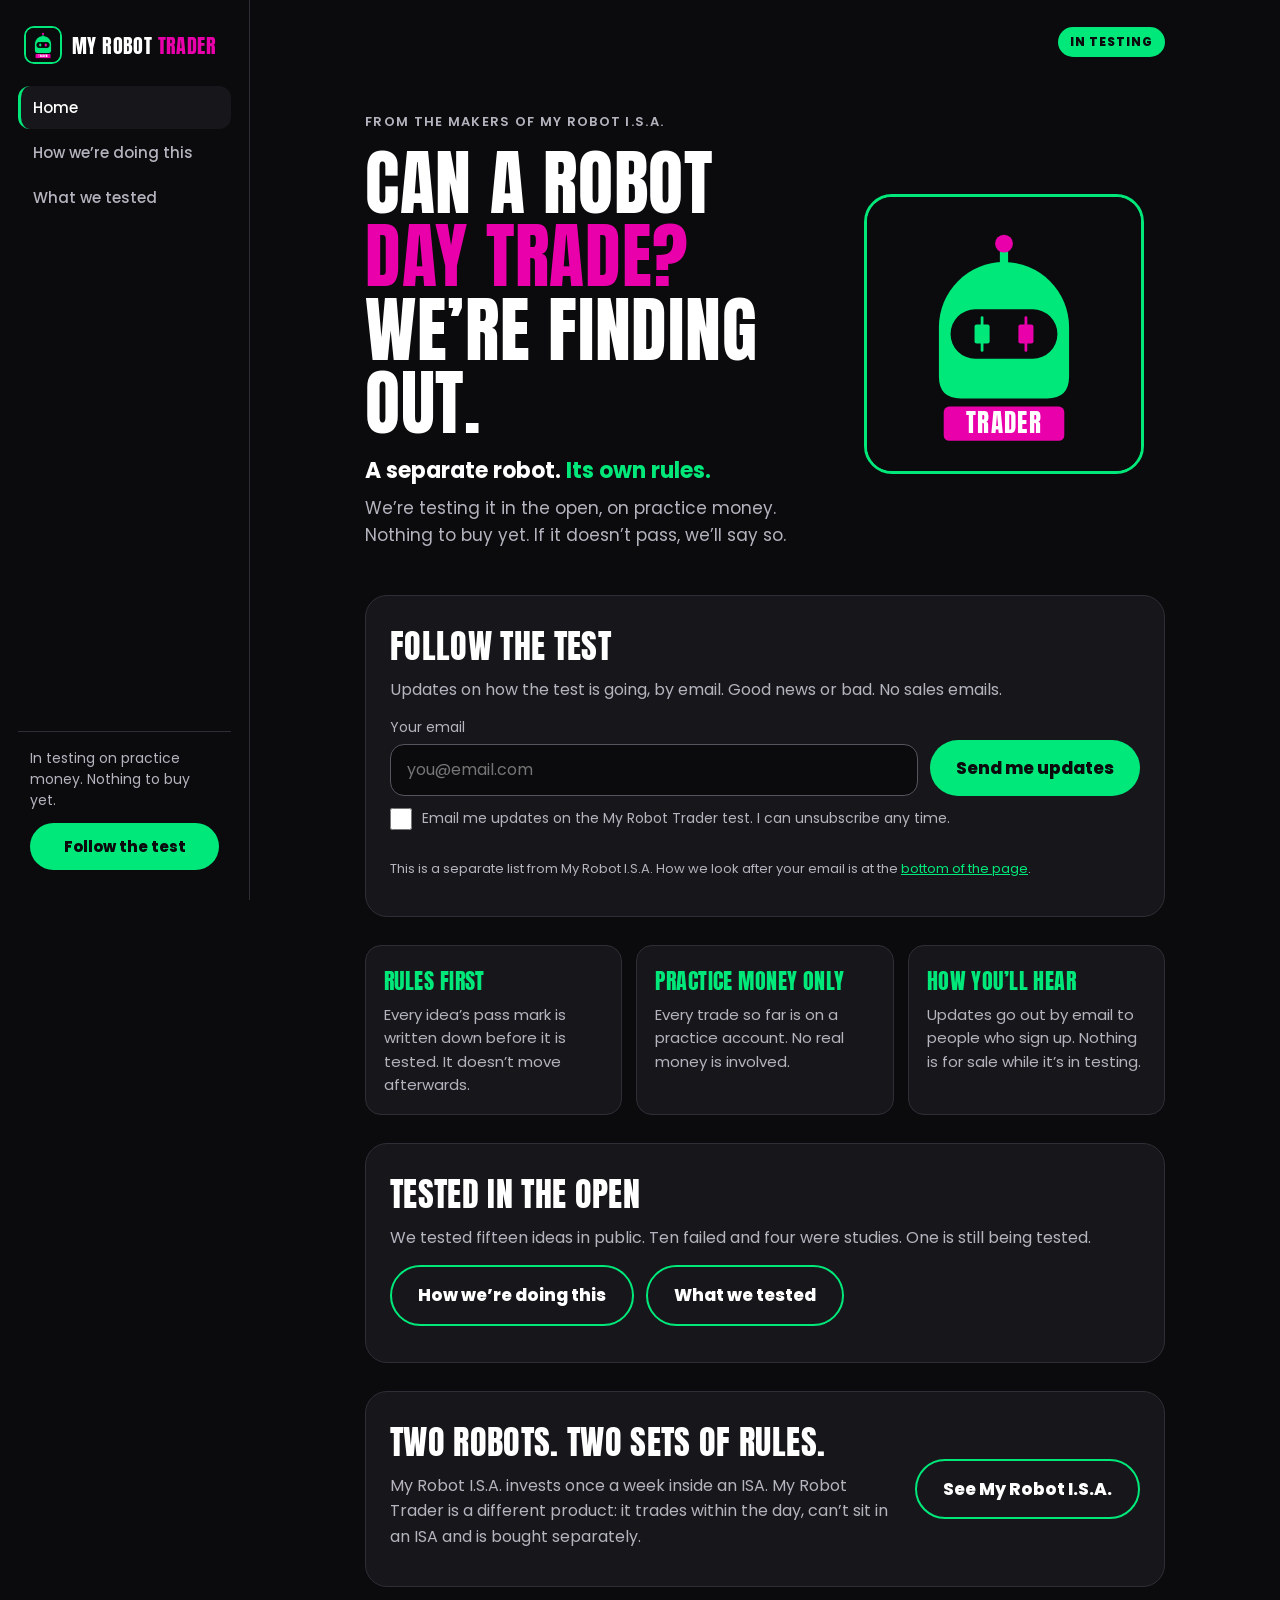
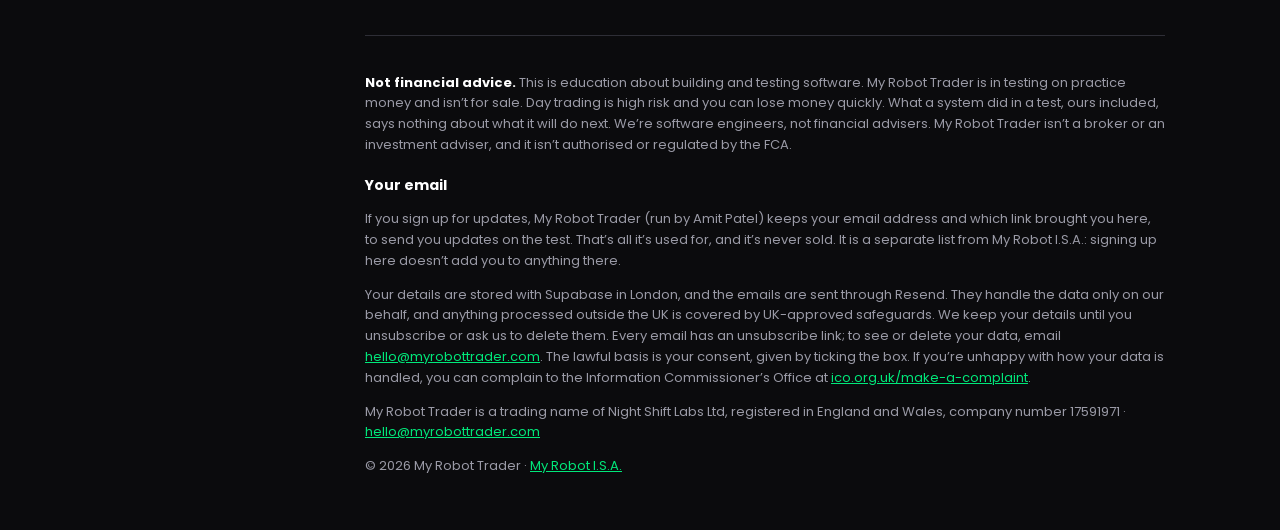
<file: docs/index.html>
<!DOCTYPE html>
<html lang="en-GB">
<head>
<meta charset="utf-8">
<meta name="viewport" content="width=device-width, initial-scale=1">
<title>My Robot Trader — Can a robot day trade? We're finding out</title>
<meta name="description" content="My Robot Trader is a separate robot from the makers of My Robot I.S.A., being tested in the open on practice money. Nothing to buy yet. Sign up for updates on the test.">
<link rel="canonical" href="https://myrobottrader.com/">
<meta property="og:title" content="Can a robot day trade? We're finding out">
<meta property="og:description" content="A separate robot with its own rules, in testing on practice money. Nothing to buy yet.">
<meta property="og:type" content="website">
<meta property="og:url" content="https://myrobottrader.com/">
<meta property="og:site_name" content="My Robot Trader">
<meta property="og:image" content="https://myrobottrader.com/avatar.png">
<meta name="twitter:card" content="summary">
<link rel="icon" href="avatar.png">
<link rel="apple-touch-icon" href="avatar.png">
<meta name="theme-color" content="#0B0B0D">
<link rel="preconnect" href="https://fonts.googleapis.com">
<link rel="preconnect" href="https://fonts.gstatic.com" crossorigin>
<link href="https://fonts.googleapis.com/css2?family=Anton&family=Poppins:wght@400;500;600;700;800&display=swap" rel="stylesheet">
<link rel="stylesheet" href="site.css">
</head>
<body>
<a class="skip" href="#main">Skip to content</a>
<nav class="side" id="side" aria-label="Pages">
  <a class="side-brand" href="./" aria-label="My Robot Trader home"><img src="avatar.png" alt=""><span>My Robot <b>Trader</b></span></a>
  <ol>
    <li><a href="./" class="on" aria-current="page">Home</a></li>
    <li><a href="how.html">How we&rsquo;re doing this</a></li>
    <li><a href="tested.html">What we tested</a></li>
  </ol>
  <div class="side-cta"><p>In testing on practice money. Nothing to buy yet.</p><a class="btn" href="./#updates">Follow the test</a></div>
</nav>
<button id="scrim" tabindex="-1" aria-hidden="true"></button>
<button id="menubtn" aria-label="Pages menu" aria-expanded="false" aria-controls="side"><svg class="i-bars" width="22" height="22" viewBox="0 0 24 24" fill="none" stroke="currentColor" stroke-width="2.5" stroke-linecap="round" aria-hidden="true"><line x1="4" y1="7" x2="20" y2="7"/><line x1="4" y1="12" x2="20" y2="12"/><line x1="4" y1="17" x2="20" y2="17"/></svg><svg class="i-x" width="22" height="22" viewBox="0 0 24 24" fill="none" stroke="currentColor" stroke-width="2.5" stroke-linecap="round" aria-hidden="true"><line x1="6" y1="6" x2="18" y2="18"/><line x1="18" y1="6" x2="6" y2="18"/></svg></button>
<div class="wrap" id="top">
  <header>
    <a class="brand" href="#top" aria-label="My Robot Trader">
      <svg viewBox="0 0 400 400" aria-hidden="true"><use href="#mrt-logo"></use></svg>
      <span>My Robot <span class="p">Trader</span></span>
    </a>
    <span class="hdr-r"><span class="tag">In testing</span></span>
  </header>
<main id="main">
  <section class="hero">
    <div>
      <p class="eyebrow">From the makers of My Robot I.S.A.</p>
      <h1>Can a robot <span class="p">day trade?</span> We&rsquo;re finding out.</h1>
      <p class="promise">A separate robot. <span class="g">Its own rules.</span></p>
      <p class="line">We&rsquo;re testing it in the open, on practice money. Nothing to buy yet. If it doesn&rsquo;t pass, we&rsquo;ll say so.</p>
    </div>
    <svg class="logo" viewBox="0 0 400 400" role="img" aria-label="The My Robot Trader logo: the visor robot on black, with two candlesticks for eyes">
      <defs>
        <g id="mrt-logo">
          <rect width="400" height="400" fill="#0B0B0D"></rect>
          <rect x="194" y="72" width="12" height="42" rx="6" fill="#00E87A"></rect>
          <circle cx="200" cy="68" r="13" fill="#EA00AB"></circle>
          <path d="M105 190A95 95 0 0 1 295 190V262Q295 294 263 294H137Q105 294 105 262Z" fill="#00E87A"></path>
          <rect x="122" y="164" width="156" height="72" rx="36" fill="#0B0B0D"></rect>
          <line x1="168" y1="176" x2="168" y2="224" stroke="#00E87A" stroke-width="4" stroke-linecap="round"></line>
          <rect x="157" y="186" width="22" height="28" rx="3" fill="#00E87A"></rect>
          <line x1="232" y1="176" x2="232" y2="224" stroke="#EA00AB" stroke-width="4" stroke-linecap="round"></line>
          <rect x="221" y="186" width="22" height="28" rx="3" fill="#EA00AB"></rect>
          <rect x="112" y="306" width="176" height="50" rx="8" fill="#EA00AB"></rect>
          <text x="200" y="344" text-anchor="middle" font-family="Anton, Impact, sans-serif" font-size="36" letter-spacing="2" fill="#FFFFFF">TRADER</text>
        </g>
      </defs>
      <use href="#mrt-logo"></use>
    </svg>
  </section>

  <section class="card" id="updates" aria-labelledby="news-h">
    <h2 id="news-h">Follow the test</h2>
    <p>Updates on how the test is going, by email. Good news or bad. No sales emails.</p>
    <form id="f" novalidate>
      <div class="field">
        <label for="email">Your email</label>
        <input id="email" type="email" autocomplete="email" placeholder="you@email.com">
      </div>
      <button class="btn" type="submit" id="go">Send me updates</button>
      <label class="consent"><input type="checkbox" id="consent"> <span>Email me updates on the My Robot Trader test. I can unsubscribe any time.</span></label>
      <div class="hp" aria-hidden="true"><input type="text" id="website" name="website" tabindex="-1" autocomplete="off"></div>
    </form>
    <p id="msg" role="status" aria-live="polite"></p>
    <p class="note">This is a separate list from My Robot I.S.A. How we look after your email is at the <a href="#your-email">bottom of the page</a>.</p>
  </section>

  <section class="facts" aria-label="Where the test stands">
    <div class="fact"><h3>Rules first</h3><p>Every idea&rsquo;s pass mark is written down before it is tested. It doesn&rsquo;t move afterwards.</p></div>
    <div class="fact"><h3>Practice money only</h3><p>Every trade so far is on a practice account. No real money is involved.</p></div>
    <div class="fact"><h3>How you&rsquo;ll hear</h3><p>Updates go out by email to people who sign up. Nothing is for sale while it&rsquo;s in testing.</p></div>
  </section>

  <section class="card" aria-labelledby="open-h">
    <h2 id="open-h">Tested in the open</h2>
    <p>We tested fifteen ideas in public. Ten failed and four were studies. One is still being tested.</p>
    <p class="more" style="margin-top:14px"><a class="btn ghost" href="how.html">How we&rsquo;re doing this</a> <a class="btn ghost" href="tested.html">What we tested</a></p>
  </section>

  <section class="card two" aria-labelledby="two-h">
    <div>
      <h2 id="two-h">Two robots. Two sets of rules.</h2>
      <p>My Robot I.S.A. invests once a week inside an ISA. My Robot Trader is a different product: it trades within the day, can&rsquo;t sit in an ISA and is bought separately.</p>
    </div>
    <a class="btn ghost" href="https://myrobotisa.com">See My Robot I.S.A.</a>
  </section>
</main>
  <footer>
    <p><strong>Not financial advice.</strong> This is education about building and testing software. My Robot Trader is in testing on practice money and isn&rsquo;t for sale. Day trading is high risk and you can lose money quickly. What a system did in a test, ours included, says nothing about what it will do next. We&rsquo;re software engineers, not financial advisers. My Robot Trader isn&rsquo;t a broker or an investment adviser, and it isn&rsquo;t authorised or regulated by the FCA.</p>
    <h3 id="your-email">Your email</h3>
    <p>If you sign up for updates, My Robot Trader (run by Amit Patel) keeps your email address and which link brought you here, to send you updates on the test. That&rsquo;s all it&rsquo;s used for, and it&rsquo;s never sold. It is a separate list from My Robot I.S.A.: signing up here doesn&rsquo;t add you to anything there.</p>
    <p>Your details are stored with Supabase in London, and the emails are sent through Resend. They handle the data only on our behalf, and anything processed outside the UK is covered by UK-approved safeguards. We keep your details until you unsubscribe or ask us to delete them. Every email has an unsubscribe link; to see or delete your data, email <a href="mailto:hello@myrobottrader.com">hello@myrobottrader.com</a>. The lawful basis is your consent, given by ticking the box. If you&rsquo;re unhappy with how your data is handled, you can complain to the Information Commissioner&rsquo;s Office at <a href="https://ico.org.uk/make-a-complaint/">ico.org.uk/make-a-complaint</a>.</p>
    <p>My Robot Trader is a trading name of Night Shift Labs Ltd, registered in England and Wales, company number 17591971 &middot; <a href="mailto:hello@myrobottrader.com">hello@myrobottrader.com</a></p>
    <p>&copy; 2026 My Robot Trader &middot; <a href="https://myrobotisa.com">My Robot I.S.A.</a></p>
  </footer>
</div>
<script>
(function(){
  // My Robot Trader updates: its own list (join_trader_updates), separate from the My Robot I.S.A. waitlist.
  var live = ["myrobottrader.com","www.myrobottrader.com"].indexOf(location.hostname) !== -1;
  var f=document.getElementById("f"), m=document.getElementById("msg"), b=document.getElementById("go");
  var q=new URLSearchParams(location.search), src=q.get("src")||q.get("utm_source")||"";
  var done="You're on the list. We'll email you from hello@myrobottrader.com when there's news on the test.";
  function say(t,ok){ m.textContent=t; m.className=ok?"ok":""; }
  f.addEventListener("submit",function(e){
    e.preventDefault();
    var email=document.getElementById("email").value.trim();
    if(!/^[^@\s]+@[^@\s]+\.[^@\s]+$/.test(email)){ say("That email doesn't look right.",false); return; }
    if(!document.getElementById("consent").checked){ say("Tick the box so we're allowed to email you.",false); return; }
    if(document.getElementById("website").value){ say(done,true); f.reset(); return; }
    if(!live){ say("Preview only: nothing was saved.",true); return; }
    b.disabled=true; say("Adding you…",true);
    fetch("https://vxnestmhtjotidhzzqbo.supabase.co/rest/v1/rpc/join_trader_updates",{method:"POST",headers:{"apikey":"sb_publishable_hjvkAbVw82CKg2rdDZgVcw_XUDbmerV","Content-Type":"application/json"},
      body:JSON.stringify({p_email:email.toLowerCase(),p_consent:true,p_source:src}), signal:(window.AbortSignal&&AbortSignal.timeout)?AbortSignal.timeout(15000):undefined})
      .then(function(r){ return r.ok?r.json():Promise.reject(r.status); })
      .then(function(res){ if(res==="ok"){ say(done,true); f.reset(); } else if(res==="rate_limited"){ say("Too many sign-ups just now. Try again in a minute.",false); } else say("Something's not right with that email.",false); })
      .catch(function(){ say("Something went wrong. Try again in a minute.",false); })
      .then(function(){ b.disabled=false; });
  });
})();
</script>
<script src="menu.js"></script>
</body>
</html>
</file>
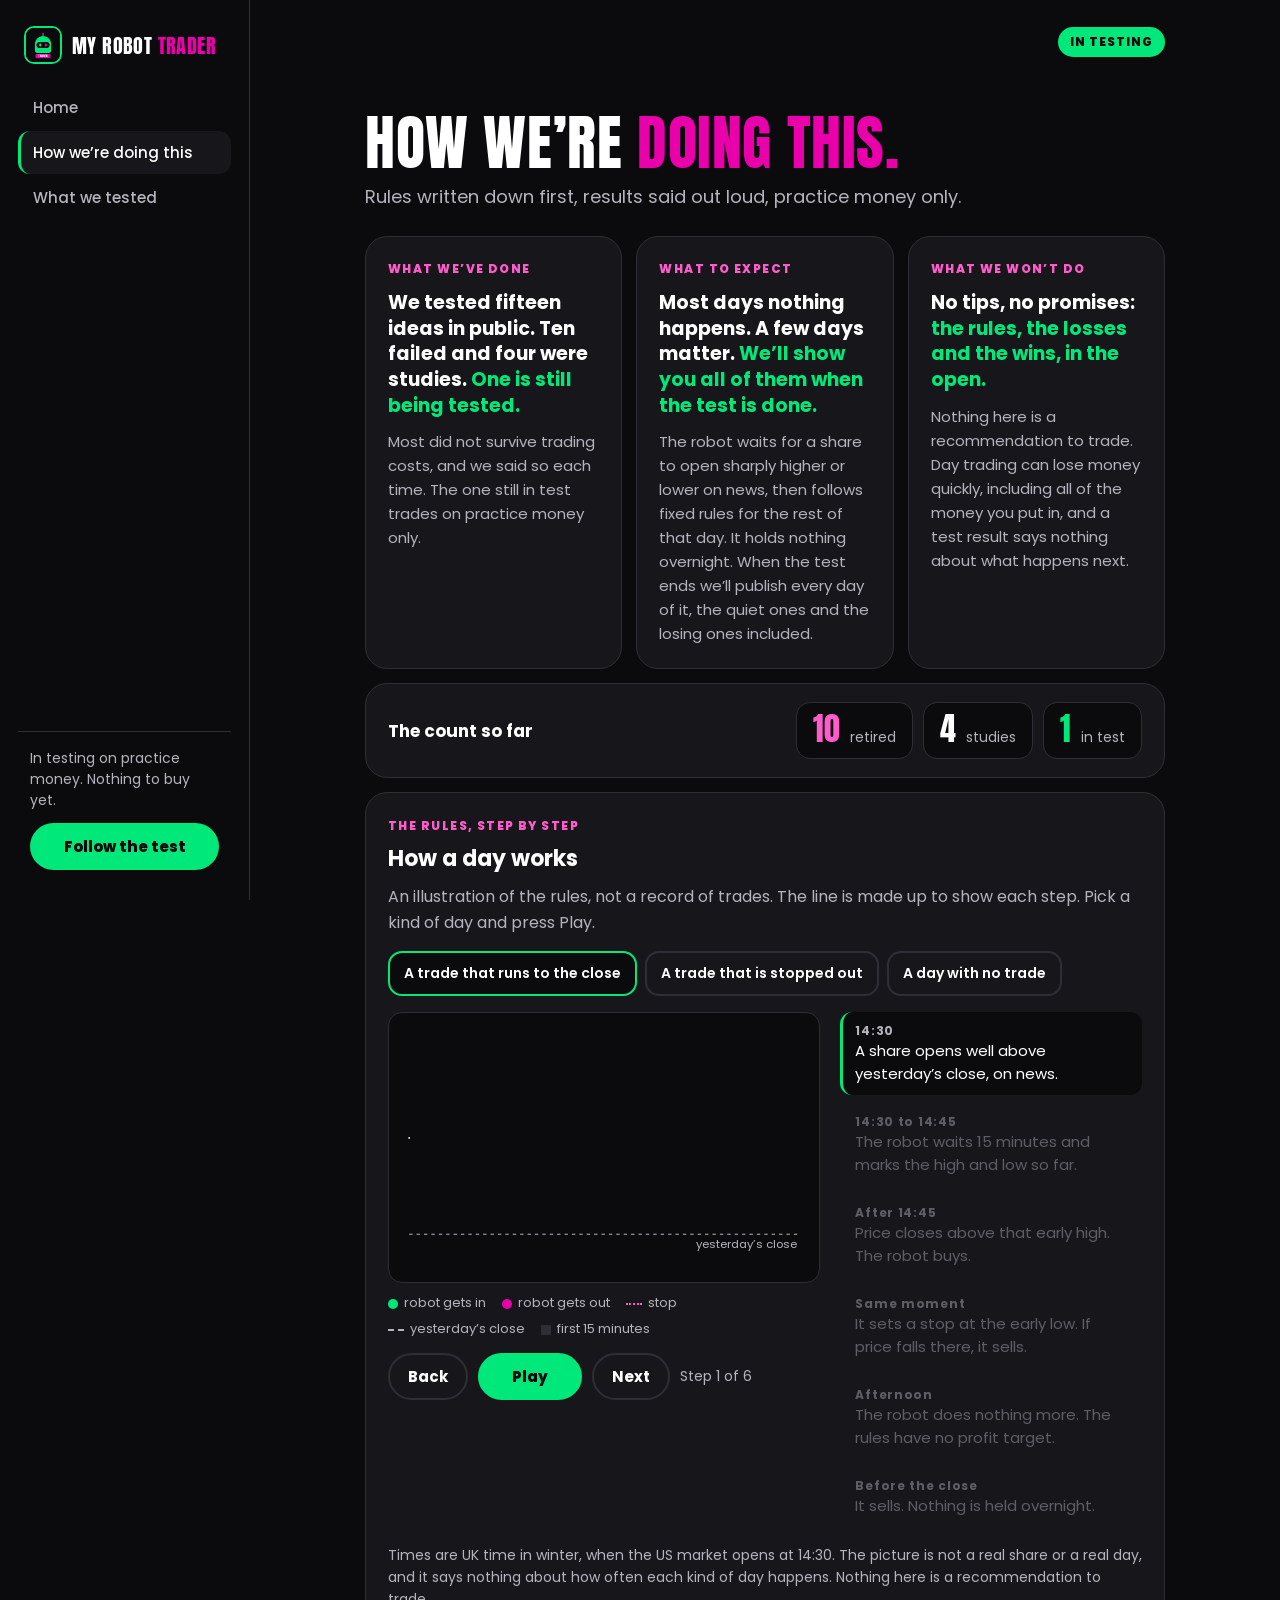
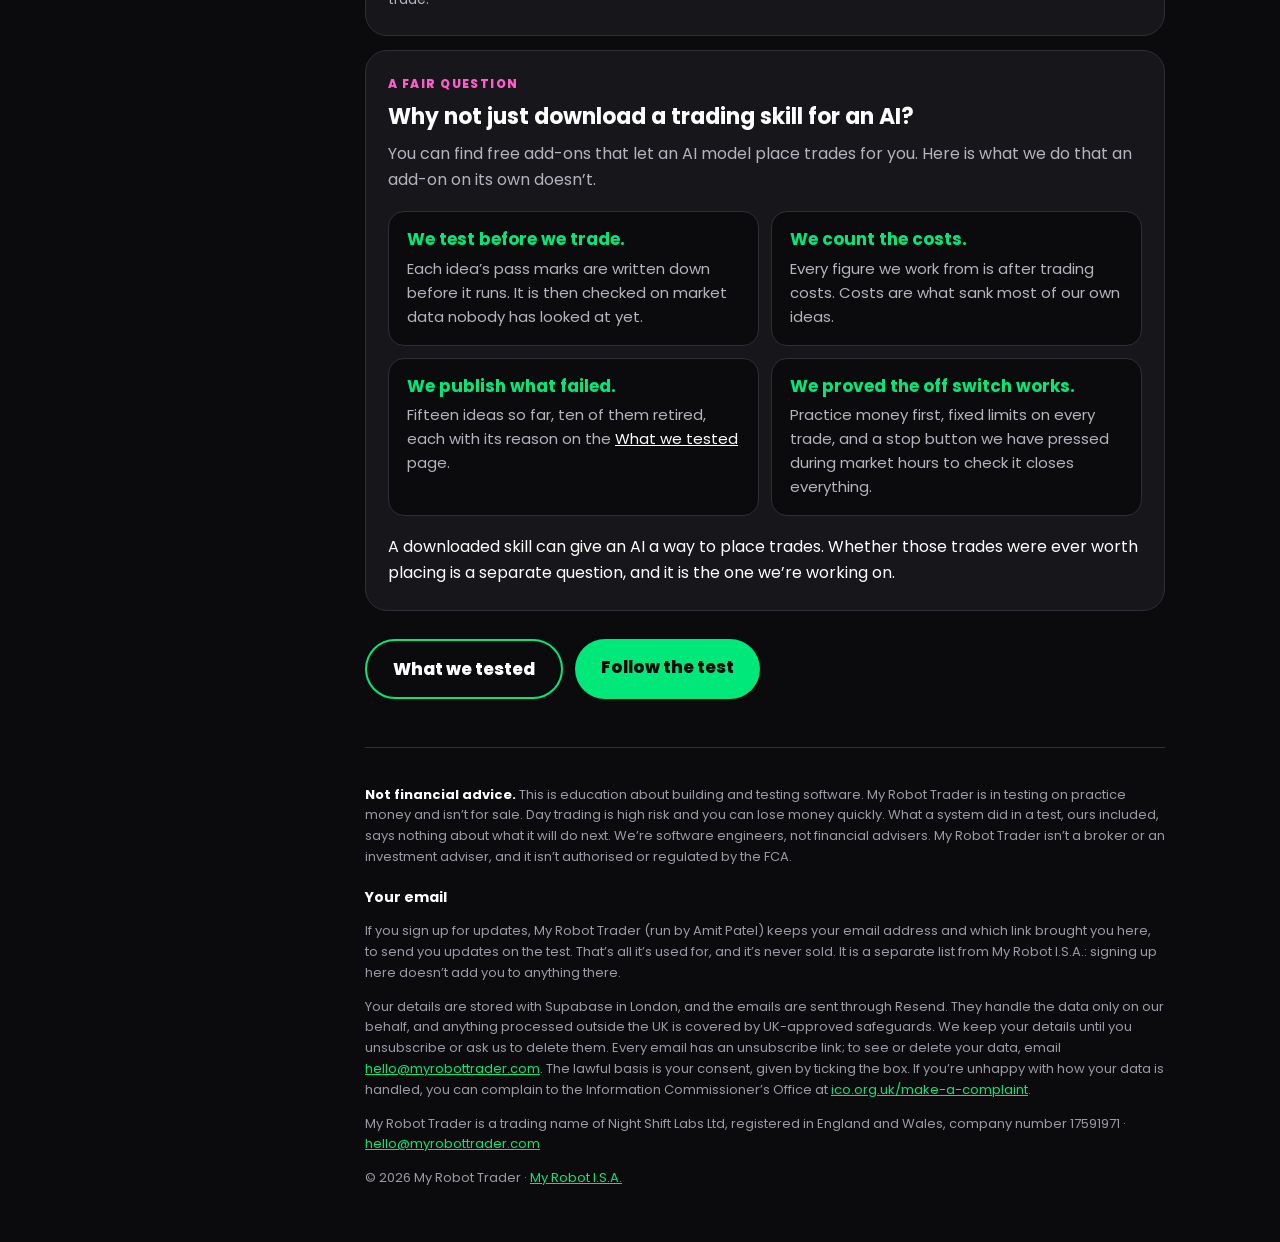
<file: docs/how.html>
<!DOCTYPE html>
<html lang="en-GB">
<head>
<meta charset="utf-8">
<meta name="viewport" content="width=device-width, initial-scale=1">
<title>How we&rsquo;re doing this — My Robot Trader</title>
<meta name="description" content="How My Robot Trader is being tested: every idea in the open, pass marks fixed in advance, practice money only.">
<link rel="canonical" href="https://myrobottrader.com/how.html">
<meta property="og:title" content="How we&rsquo;re doing this">
<meta property="og:description" content="How My Robot Trader is being tested: every idea in the open, pass marks fixed in advance, practice money only.">
<meta property="og:type" content="website">
<meta property="og:url" content="https://myrobottrader.com/how.html">
<meta property="og:site_name" content="My Robot Trader">
<meta property="og:image" content="https://myrobottrader.com/avatar.png">
<meta name="twitter:card" content="summary">
<link rel="icon" href="avatar.png">
<link rel="apple-touch-icon" href="avatar.png">
<meta name="theme-color" content="#0B0B0D">
<link rel="preconnect" href="https://fonts.googleapis.com">
<link rel="preconnect" href="https://fonts.gstatic.com" crossorigin>
<link href="https://fonts.googleapis.com/css2?family=Anton&family=Poppins:wght@400;500;600;700;800&display=swap" rel="stylesheet">
<link rel="stylesheet" href="site.css">
</head>
<body>
<a class="skip" href="#main">Skip to content</a>
<nav class="side" id="side" aria-label="Pages">
  <a class="side-brand" href="./" aria-label="My Robot Trader home"><img src="avatar.png" alt=""><span>My Robot <b>Trader</b></span></a>
  <ol>
    <li><a href="./">Home</a></li>
    <li><a href="how.html" class="on" aria-current="page">How we&rsquo;re doing this</a></li>
    <li><a href="tested.html">What we tested</a></li>
  </ol>
  <div class="side-cta"><p>In testing on practice money. Nothing to buy yet.</p><a class="btn" href="./#updates">Follow the test</a></div>
</nav>
<button id="scrim" tabindex="-1" aria-hidden="true"></button>
<button id="menubtn" aria-label="Pages menu" aria-expanded="false" aria-controls="side"><svg class="i-bars" width="22" height="22" viewBox="0 0 24 24" fill="none" stroke="currentColor" stroke-width="2.5" stroke-linecap="round" aria-hidden="true"><line x1="4" y1="7" x2="20" y2="7"/><line x1="4" y1="12" x2="20" y2="12"/><line x1="4" y1="17" x2="20" y2="17"/></svg><svg class="i-x" width="22" height="22" viewBox="0 0 24 24" fill="none" stroke="currentColor" stroke-width="2.5" stroke-linecap="round" aria-hidden="true"><line x1="6" y1="6" x2="18" y2="18"/><line x1="18" y1="6" x2="6" y2="18"/></svg></button>
<svg width="0" height="0" style="position:absolute" aria-hidden="true"><defs><g id="mrt-logo">
          <rect width="400" height="400" fill="#0B0B0D"></rect>
          <rect x="194" y="72" width="12" height="42" rx="6" fill="#00E87A"></rect>
          <circle cx="200" cy="68" r="13" fill="#EA00AB"></circle>
          <path d="M105 190A95 95 0 0 1 295 190V262Q295 294 263 294H137Q105 294 105 262Z" fill="#00E87A"></path>
          <rect x="122" y="164" width="156" height="72" rx="36" fill="#0B0B0D"></rect>
          <line x1="168" y1="176" x2="168" y2="224" stroke="#00E87A" stroke-width="4" stroke-linecap="round"></line>
          <rect x="157" y="186" width="22" height="28" rx="3" fill="#00E87A"></rect>
          <line x1="232" y1="176" x2="232" y2="224" stroke="#EA00AB" stroke-width="4" stroke-linecap="round"></line>
          <rect x="221" y="186" width="22" height="28" rx="3" fill="#EA00AB"></rect>
          <rect x="112" y="306" width="176" height="50" rx="8" fill="#EA00AB"></rect>
          <text x="200" y="344" text-anchor="middle" font-family="Anton, Impact, sans-serif" font-size="36" letter-spacing="2" fill="#FFFFFF">TRADER</text>
        </g></defs></svg>
<div class="wrap" id="top">
  <header>
    <a class="brand" href="./" aria-label="My Robot Trader home">
      <svg viewBox="0 0 400 400" aria-hidden="true"><use href="#mrt-logo"></use></svg>
      <span>My Robot <span class="p">Trader</span></span>
    </a>
    <span class="hdr-r"><span class="tag">In testing</span></span>
  </header>
<main id="main">
  <h1 class="pg">How we&rsquo;re <span class="p">doing this.</span></h1>
  <p class="lead">Rules written down first, results said out loud, practice money only.</p>
  <section class="how3" aria-label="How we're doing this">
    <article>
      <p class="lbl">What we&rsquo;ve done</p>
      <h2>We tested fifteen ideas in public. Ten failed and four were studies. <span class="g">One is still being tested.</span></h2>
      <p>Most did not survive trading costs, and we said so each time. The one still in test trades on practice money only.</p>
    </article>
    <article>
      <p class="lbl">What to expect</p>
      <h2>Most days nothing happens. A few days matter. <span class="g">We&rsquo;ll show you all of them when the test is done.</span></h2>
      <p>The robot waits for a share to open sharply higher or lower on news, then follows fixed rules for the rest of that day. It holds nothing overnight. When the test ends we&rsquo;ll publish every day of it, the quiet ones and the losing ones included.</p>
    </article>
    <article>
      <p class="lbl">What we won&rsquo;t do</p>
      <h2>No tips, no promises: <span class="g">the rules, the losses and the wins, in the open.</span></h2>
      <p>Nothing here is a recommendation to trade. Day trading can lose money quickly, including all of the money you put in, and a test result says nothing about what happens next.</p>
    </article>
  </section>
  <section class="count" aria-label="The count so far">
    <h2>The count so far</h2>
    <ul>
      <li><b class="pk">10</b><span>retired</span></li>
      <li><b>4</b><span>studies</span></li>
      <li><b class="gr">1</b><span>in test</span></li>
    </ul>
  </section>
  <section class="day" aria-labelledby="day-h">
    <p class="lbl">The rules, step by step</p>
    <h2 id="day-h">How a day works</h2>
    <p class="day-lead">An illustration of the rules, not a record of trades. The line is made up to show each step. Pick a kind of day and press Play.</p>
    <div class="day-tabs" role="group" aria-label="Kind of day">
      <button type="button" data-day="0" aria-pressed="true">A trade that runs to the close</button>
      <button type="button" data-day="1" aria-pressed="false">A trade that is stopped out</button>
      <button type="button" data-day="2" aria-pressed="false">A day with no trade</button>
    </div>
    <div class="day-box">
      <div class="day-chart">
        <svg id="day-svg" viewBox="0 0 640 400" role="img" aria-label="Illustration of the day, drawn step by step"></svg>
        <ul class="day-key">
          <li><i class="k-in"></i>robot gets in</li>
          <li><i class="k-out"></i>robot gets out</li>
          <li><i class="k-stop"></i>stop</li>
          <li><i class="k-prev"></i>yesterday&rsquo;s close</li>
          <li><i class="k-range"></i>first 15 minutes</li>
        </ul>
        <div class="day-ctl">
          <button type="button" id="day-back">Back</button>
          <button type="button" id="day-play" class="go">Play</button>
          <button type="button" id="day-next">Next</button>
          <span id="day-count" aria-live="polite"></span>
        </div>
      </div>
      <ol id="day-steps" class="day-steps"></ol>
    </div>
    <p class="day-note">Times are UK time in winter, when the US market opens at 14:30. The picture is not a real share or a real day, and it says nothing about how often each kind of day happens. Nothing here is a recommendation to trade.</p>
  </section>
  <section class="why" aria-labelledby="why-h">
    <p class="lbl">A fair question</p>
    <h2 id="why-h">Why not just download a trading skill for an AI?</h2>
    <p class="why-lead">You can find free add-ons that let an AI model place trades for you. Here is what we do that an add-on on its own doesn&rsquo;t.</p>
    <ul>
      <li><h3>We test before we trade.</h3><p>Each idea&rsquo;s pass marks are written down before it runs. It is then checked on market data nobody has looked at yet.</p></li>
      <li><h3>We count the costs.</h3><p>Every figure we work from is after trading costs. Costs are what sank most of our own ideas.</p></li>
      <li><h3>We publish what failed.</h3><p>Fifteen ideas so far, ten of them retired, each with its reason on the <a href="tested.html">What we tested</a> page.</p></li>
      <li><h3>We proved the off switch works.</h3><p>Practice money first, fixed limits on every trade, and a stop button we have pressed during market hours to check it closes everything.</p></li>
    </ul>
    <p class="why-end">A downloaded skill can give an AI a way to place trades. Whether those trades were ever worth placing is a separate question, and it is the one we&rsquo;re working on.</p>
  </section>
  <p class="more"><a class="btn ghost" href="tested.html">What we tested</a> <a class="btn" href="./#updates">Follow the test</a></p>
</main>
  <footer>
    <p><strong>Not financial advice.</strong> This is education about building and testing software. My Robot Trader is in testing on practice money and isn&rsquo;t for sale. Day trading is high risk and you can lose money quickly. What a system did in a test, ours included, says nothing about what it will do next. We&rsquo;re software engineers, not financial advisers. My Robot Trader isn&rsquo;t a broker or an investment adviser, and it isn&rsquo;t authorised or regulated by the FCA.</p>
    <h3 id="your-email">Your email</h3>
    <p>If you sign up for updates, My Robot Trader (run by Amit Patel) keeps your email address and which link brought you here, to send you updates on the test. That&rsquo;s all it&rsquo;s used for, and it&rsquo;s never sold. It is a separate list from My Robot I.S.A.: signing up here doesn&rsquo;t add you to anything there.</p>
    <p>Your details are stored with Supabase in London, and the emails are sent through Resend. They handle the data only on our behalf, and anything processed outside the UK is covered by UK-approved safeguards. We keep your details until you unsubscribe or ask us to delete them. Every email has an unsubscribe link; to see or delete your data, email <a href="mailto:hello@myrobottrader.com">hello@myrobottrader.com</a>. The lawful basis is your consent, given by ticking the box. If you&rsquo;re unhappy with how your data is handled, you can complain to the Information Commissioner&rsquo;s Office at <a href="https://ico.org.uk/make-a-complaint/">ico.org.uk/make-a-complaint</a>.</p>
    <p>My Robot Trader is a trading name of Night Shift Labs Ltd, registered in England and Wales, company number 17591971 &middot; <a href="mailto:hello@myrobottrader.com">hello@myrobottrader.com</a></p>
    <p>&copy; 2026 My Robot Trader &middot; <a href="https://myrobotisa.com">My Robot I.S.A.</a></p>
  </footer>
</div>
<script src="menu.js"></script>
<script src="day.js"></script>
</body>
</html>
</file>
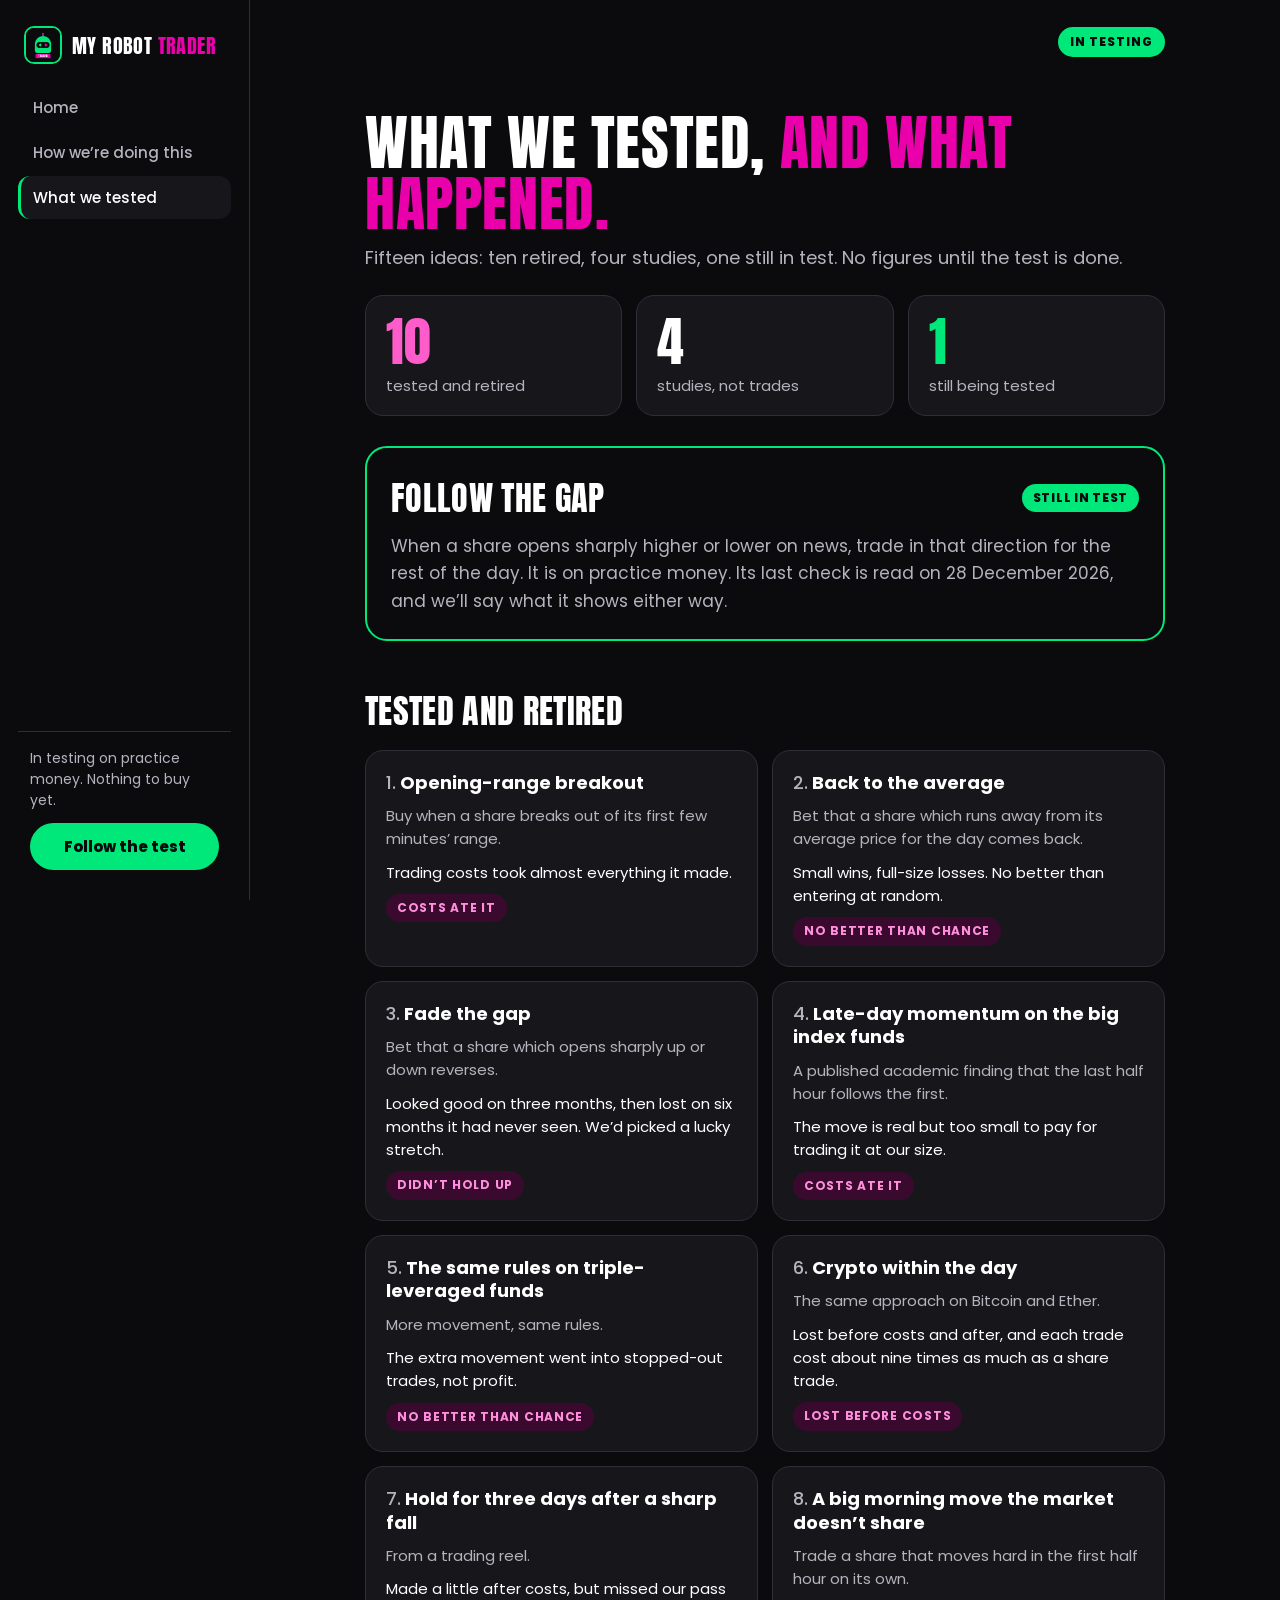
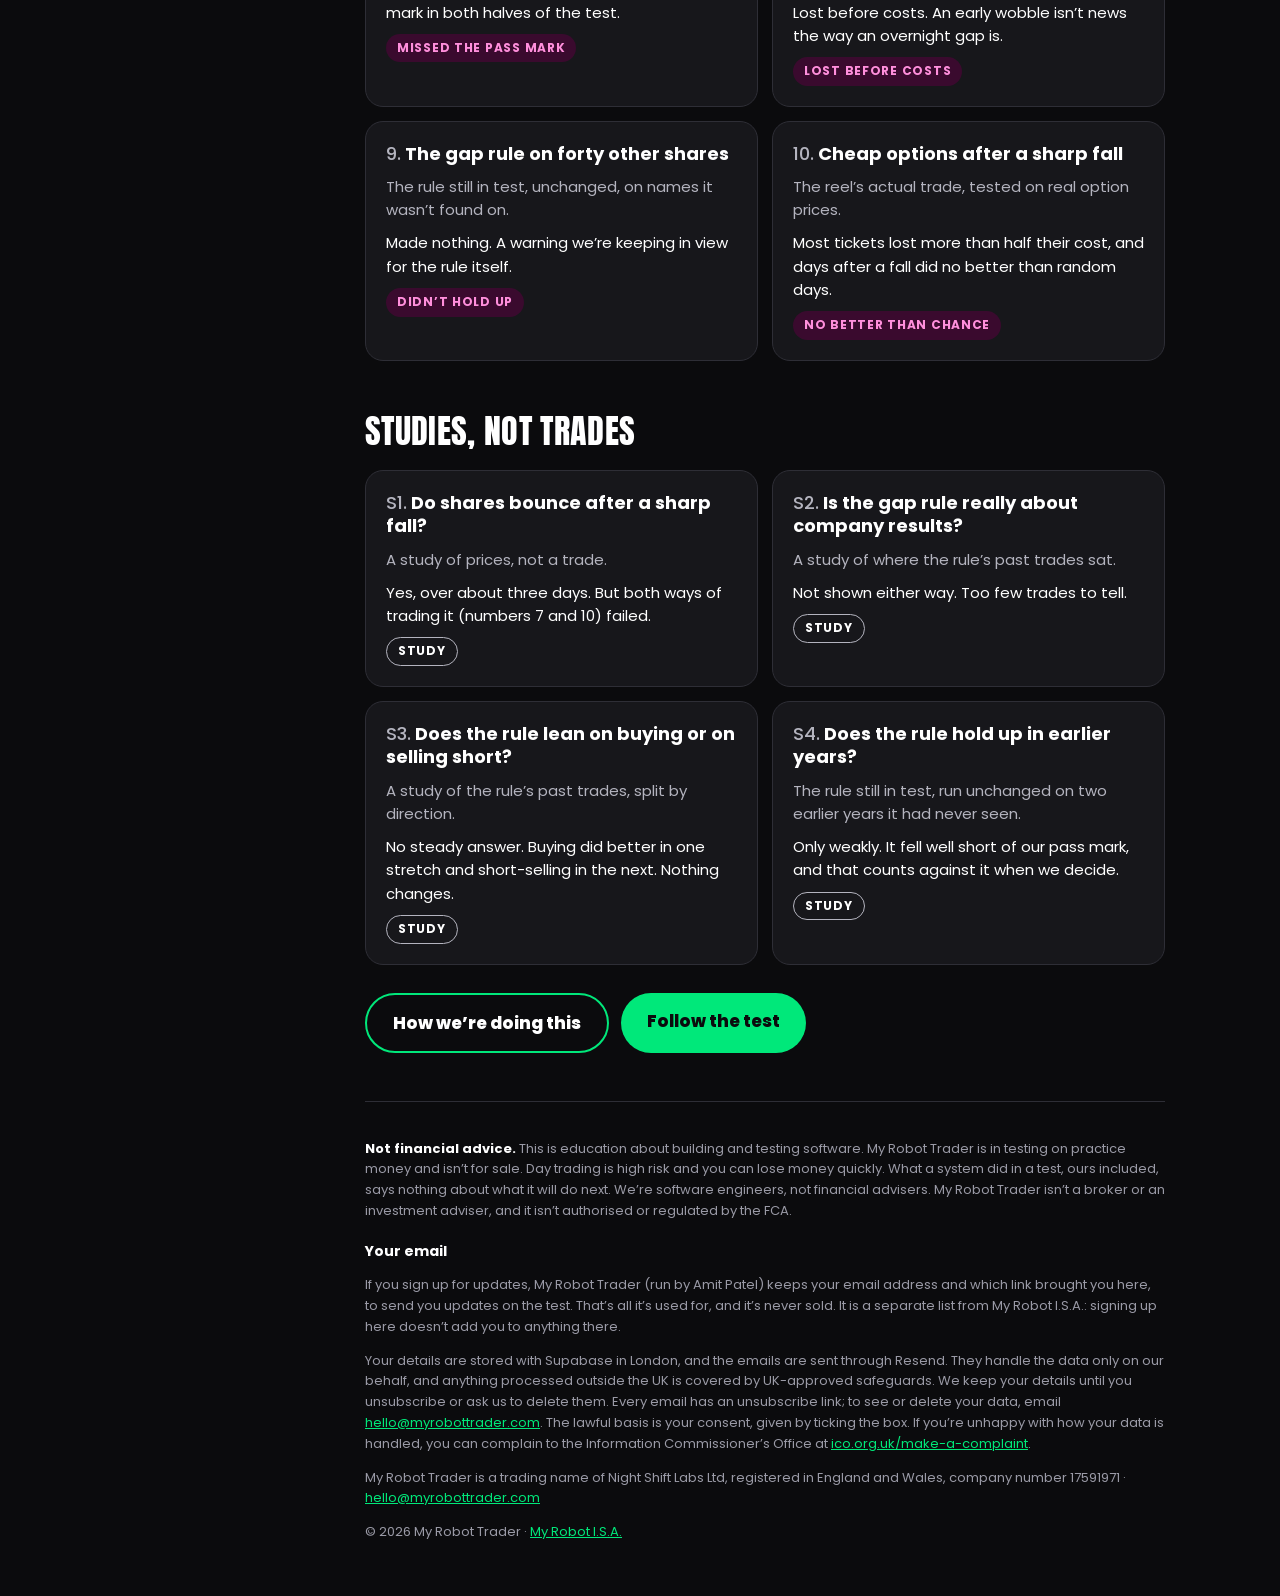
<file: docs/tested.html>
<!DOCTYPE html>
<html lang="en-GB">
<head>
<meta charset="utf-8">
<meta name="viewport" content="width=device-width, initial-scale=1">
<title>What we tested, and what happened — My Robot Trader</title>
<meta name="description" content="Fifteen ideas tested in the open: ten retired, four studies and one still in test, with the reason each one failed.">
<link rel="canonical" href="https://myrobottrader.com/tested.html">
<meta property="og:title" content="What we tested, and what happened">
<meta property="og:description" content="Fifteen ideas tested in the open: ten retired, four studies and one still in test, with the reason each one failed.">
<meta property="og:type" content="website">
<meta property="og:url" content="https://myrobottrader.com/tested.html">
<meta property="og:site_name" content="My Robot Trader">
<meta property="og:image" content="https://myrobottrader.com/avatar.png">
<meta name="twitter:card" content="summary">
<link rel="icon" href="avatar.png">
<link rel="apple-touch-icon" href="avatar.png">
<meta name="theme-color" content="#0B0B0D">
<link rel="preconnect" href="https://fonts.googleapis.com">
<link rel="preconnect" href="https://fonts.gstatic.com" crossorigin>
<link href="https://fonts.googleapis.com/css2?family=Anton&family=Poppins:wght@400;500;600;700;800&display=swap" rel="stylesheet">
<link rel="stylesheet" href="site.css">
</head>
<body>
<a class="skip" href="#main">Skip to content</a>
<nav class="side" id="side" aria-label="Pages">
  <a class="side-brand" href="./" aria-label="My Robot Trader home"><img src="avatar.png" alt=""><span>My Robot <b>Trader</b></span></a>
  <ol>
    <li><a href="./">Home</a></li>
    <li><a href="how.html">How we&rsquo;re doing this</a></li>
    <li><a href="tested.html" class="on" aria-current="page">What we tested</a></li>
  </ol>
  <div class="side-cta"><p>In testing on practice money. Nothing to buy yet.</p><a class="btn" href="./#updates">Follow the test</a></div>
</nav>
<button id="scrim" tabindex="-1" aria-hidden="true"></button>
<button id="menubtn" aria-label="Pages menu" aria-expanded="false" aria-controls="side"><svg class="i-bars" width="22" height="22" viewBox="0 0 24 24" fill="none" stroke="currentColor" stroke-width="2.5" stroke-linecap="round" aria-hidden="true"><line x1="4" y1="7" x2="20" y2="7"/><line x1="4" y1="12" x2="20" y2="12"/><line x1="4" y1="17" x2="20" y2="17"/></svg><svg class="i-x" width="22" height="22" viewBox="0 0 24 24" fill="none" stroke="currentColor" stroke-width="2.5" stroke-linecap="round" aria-hidden="true"><line x1="6" y1="6" x2="18" y2="18"/><line x1="18" y1="6" x2="6" y2="18"/></svg></button>
<svg width="0" height="0" style="position:absolute" aria-hidden="true"><defs><g id="mrt-logo">
          <rect width="400" height="400" fill="#0B0B0D"></rect>
          <rect x="194" y="72" width="12" height="42" rx="6" fill="#00E87A"></rect>
          <circle cx="200" cy="68" r="13" fill="#EA00AB"></circle>
          <path d="M105 190A95 95 0 0 1 295 190V262Q295 294 263 294H137Q105 294 105 262Z" fill="#00E87A"></path>
          <rect x="122" y="164" width="156" height="72" rx="36" fill="#0B0B0D"></rect>
          <line x1="168" y1="176" x2="168" y2="224" stroke="#00E87A" stroke-width="4" stroke-linecap="round"></line>
          <rect x="157" y="186" width="22" height="28" rx="3" fill="#00E87A"></rect>
          <line x1="232" y1="176" x2="232" y2="224" stroke="#EA00AB" stroke-width="4" stroke-linecap="round"></line>
          <rect x="221" y="186" width="22" height="28" rx="3" fill="#EA00AB"></rect>
          <rect x="112" y="306" width="176" height="50" rx="8" fill="#EA00AB"></rect>
          <text x="200" y="344" text-anchor="middle" font-family="Anton, Impact, sans-serif" font-size="36" letter-spacing="2" fill="#FFFFFF">TRADER</text>
        </g></defs></svg>
<div class="wrap" id="top">
  <header>
    <a class="brand" href="./" aria-label="My Robot Trader home">
      <svg viewBox="0 0 400 400" aria-hidden="true"><use href="#mrt-logo"></use></svg>
      <span>My Robot <span class="p">Trader</span></span>
    </a>
    <span class="hdr-r"><span class="tag">In testing</span></span>
  </header>
<main id="main">
  <h1 class="pg">What we tested, <span class="p">and what happened.</span></h1>
  <p class="lead">Fifteen ideas: ten retired, four studies, one still in test. No figures until the test is done.</p>
  <section class="stats" aria-label="The count">
    <div class="stat"><b class="pk">10</b><span>tested and retired</span></div>
    <div class="stat"><b>4</b><span>studies, not trades</span></div>
    <div class="stat"><b class="gr">1</b><span>still being tested</span></div>
  </section>
  <section class="live" aria-labelledby="live-h">
    <div class="live-h"><h2 id="live-h">Follow the gap</h2><span class="chip on">Still in test</span></div>
    <p>When a share opens sharply higher or lower on news, trade in that direction for the rest of the day. It is on practice money. Its last check is read on 28 December 2026, and we&rsquo;ll say what it shows either way.</p>
  </section>
  <section aria-labelledby="ret-h">
    <h2 id="ret-h">Tested and retired</h2>
    <div class="ideas">
      <article class="idea"><h3><span class="n">1.</span> Opening-range breakout</h3><p>Buy when a share breaks out of its first few minutes&rsquo; range.</p><p class="res">Trading costs took almost everything it made.</p><p><span class="chip off">Costs ate it</span></p></article>
      <article class="idea"><h3><span class="n">2.</span> Back to the average</h3><p>Bet that a share which runs away from its average price for the day comes back.</p><p class="res">Small wins, full-size losses. No better than entering at random.</p><p><span class="chip off">No better than chance</span></p></article>
      <article class="idea"><h3><span class="n">3.</span> Fade the gap</h3><p>Bet that a share which opens sharply up or down reverses.</p><p class="res">Looked good on three months, then lost on six months it had never seen. We&rsquo;d picked a lucky stretch.</p><p><span class="chip off">Didn&rsquo;t hold up</span></p></article>
      <article class="idea"><h3><span class="n">4.</span> Late-day momentum on the big index funds</h3><p>A published academic finding that the last half hour follows the first.</p><p class="res">The move is real but too small to pay for trading it at our size.</p><p><span class="chip off">Costs ate it</span></p></article>
      <article class="idea"><h3><span class="n">5.</span> The same rules on triple-leveraged funds</h3><p>More movement, same rules.</p><p class="res">The extra movement went into stopped-out trades, not profit.</p><p><span class="chip off">No better than chance</span></p></article>
      <article class="idea"><h3><span class="n">6.</span> Crypto within the day</h3><p>The same approach on Bitcoin and Ether.</p><p class="res">Lost before costs and after, and each trade cost about nine times as much as a share trade.</p><p><span class="chip off">Lost before costs</span></p></article>
      <article class="idea"><h3><span class="n">7.</span> Hold for three days after a sharp fall</h3><p>From a trading reel.</p><p class="res">Made a little after costs, but missed our pass mark in both halves of the test.</p><p><span class="chip off">Missed the pass mark</span></p></article>
      <article class="idea"><h3><span class="n">8.</span> A big morning move the market doesn&rsquo;t share</h3><p>Trade a share that moves hard in the first half hour on its own.</p><p class="res">Lost before costs. An early wobble isn&rsquo;t news the way an overnight gap is.</p><p><span class="chip off">Lost before costs</span></p></article>
      <article class="idea"><h3><span class="n">9.</span> The gap rule on forty other shares</h3><p>The rule still in test, unchanged, on names it wasn&rsquo;t found on.</p><p class="res">Made nothing. A warning we&rsquo;re keeping in view for the rule itself.</p><p><span class="chip off">Didn&rsquo;t hold up</span></p></article>
      <article class="idea"><h3><span class="n">10.</span> Cheap options after a sharp fall</h3><p>The reel&rsquo;s actual trade, tested on real option prices.</p><p class="res">Most tickets lost more than half their cost, and days after a fall did no better than random days.</p><p><span class="chip off">No better than chance</span></p></article>
    </div>
  </section>
  <section aria-labelledby="stu-h">
    <h2 id="stu-h">Studies, not trades</h2>
    <div class="ideas">
      <article class="idea"><h3><span class="n">S1.</span> Do shares bounce after a sharp fall?</h3><p>A study of prices, not a trade.</p><p class="res">Yes, over about three days. But both ways of trading it (numbers 7 and 10) failed.</p><p><span class="chip st">Study</span></p></article>
      <article class="idea"><h3><span class="n">S2.</span> Is the gap rule really about company results?</h3><p>A study of where the rule&rsquo;s past trades sat.</p><p class="res">Not shown either way. Too few trades to tell.</p><p><span class="chip st">Study</span></p></article>
      <article class="idea"><h3><span class="n">S3.</span> Does the rule lean on buying or on selling short?</h3><p>A study of the rule&rsquo;s past trades, split by direction.</p><p class="res">No steady answer. Buying did better in one stretch and short-selling in the next. Nothing changes.</p><p><span class="chip st">Study</span></p></article>
      <article class="idea"><h3><span class="n">S4.</span> Does the rule hold up in earlier years?</h3><p>The rule still in test, run unchanged on two earlier years it had never seen.</p><p class="res">Only weakly. It fell well short of our pass mark, and that counts against it when we decide.</p><p><span class="chip st">Study</span></p></article>
    </div>
  </section>
  <p class="more"><a class="btn ghost" href="how.html">How we&rsquo;re doing this</a> <a class="btn" href="./#updates">Follow the test</a></p>
</main>
  <footer>
    <p><strong>Not financial advice.</strong> This is education about building and testing software. My Robot Trader is in testing on practice money and isn&rsquo;t for sale. Day trading is high risk and you can lose money quickly. What a system did in a test, ours included, says nothing about what it will do next. We&rsquo;re software engineers, not financial advisers. My Robot Trader isn&rsquo;t a broker or an investment adviser, and it isn&rsquo;t authorised or regulated by the FCA.</p>
    <h3 id="your-email">Your email</h3>
    <p>If you sign up for updates, My Robot Trader (run by Amit Patel) keeps your email address and which link brought you here, to send you updates on the test. That&rsquo;s all it&rsquo;s used for, and it&rsquo;s never sold. It is a separate list from My Robot I.S.A.: signing up here doesn&rsquo;t add you to anything there.</p>
    <p>Your details are stored with Supabase in London, and the emails are sent through Resend. They handle the data only on our behalf, and anything processed outside the UK is covered by UK-approved safeguards. We keep your details until you unsubscribe or ask us to delete them. Every email has an unsubscribe link; to see or delete your data, email <a href="mailto:hello@myrobottrader.com">hello@myrobottrader.com</a>. The lawful basis is your consent, given by ticking the box. If you&rsquo;re unhappy with how your data is handled, you can complain to the Information Commissioner&rsquo;s Office at <a href="https://ico.org.uk/make-a-complaint/">ico.org.uk/make-a-complaint</a>.</p>
    <p>My Robot Trader is a trading name of Night Shift Labs Ltd, registered in England and Wales, company number 17591971 &middot; <a href="mailto:hello@myrobottrader.com">hello@myrobottrader.com</a></p>
    <p>&copy; 2026 My Robot Trader &middot; <a href="https://myrobotisa.com">My Robot I.S.A.</a></p>
  </footer>
</div>
<script src="menu.js"></script>
</body>
</html>
</file>
<file: docs/site.css>
:root{
    --deep:#0B0B0D; --deep2:#17171B; --rule:#2E2E36; --green:#00E87A; --pink:#EA00AB;
    --ink:#FFFFFF; --pink-ink:#FF5CCB; --muted:#B4B4BF; --eye:#9A9AA6;
  }
  *{box-sizing:border-box}
  html,body{margin:0;background:var(--deep);color:var(--ink);font-family:Poppins,system-ui,-apple-system,"Segoe UI",sans-serif;-webkit-font-smoothing:antialiased}
  a{color:var(--green)}
  a:focus-visible,button:focus-visible,input:focus-visible{outline:3px solid var(--green);outline-offset:3px}
  .wrap{max-width:760px;margin:0 auto;padding:0 20px}
  header{display:flex;align-items:center;justify-content:space-between;gap:14px;padding:20px 0}
  .brand{display:inline-flex;align-items:center;gap:10px;text-decoration:none;color:var(--ink);font-family:Anton,Impact,sans-serif;font-size:20px;letter-spacing:.02em;text-transform:uppercase;min-height:44px}
  .brand svg{width:40px;height:40px;border-radius:10px;flex:none}
  .brand .p,h1 .p{color:var(--pink)}
  .hdr-r{display:flex;align-items:center;gap:14px}
  .sister{color:var(--muted);font-weight:500;font-size:15px;text-decoration:none;display:inline-flex;align-items:center;min-height:44px;white-space:nowrap}
  .sister:hover{color:var(--ink)}
  .tag{display:inline-block;background:var(--green);color:var(--deep);font-weight:800;font-size:12px;letter-spacing:.08em;text-transform:uppercase;border-radius:999px;padding:6px 12px;white-space:nowrap}
  @media(max-width:480px){.hdr-r .tag{display:none}.brand{font-size:17px}}
  .hero{display:grid;grid-template-columns:1fr;gap:18px;align-items:center;padding:28px 0 12px}
  @media(min-width:700px){.hero{grid-template-columns:1.4fr 1fr;gap:28px}}
  .hero .logo{width:110px;order:-1;justify-self:start;border-radius:22px;border:3px solid var(--green);display:block}
  @media(min-width:700px){.hero .logo{width:100%;max-width:280px;order:0;justify-self:center;border-radius:28px}}
  .eyebrow{margin:0;color:var(--muted);font-weight:600;font-size:13px;letter-spacing:.1em;text-transform:uppercase}
  h1{font-family:Anton,Impact,sans-serif;font-weight:400;font-size:clamp(44px,9vw,72px);line-height:1.02;margin:14px 0 14px;letter-spacing:.01em;text-transform:uppercase}
  .promise{font-size:22px;font-weight:700;margin:0 0 8px}
  .promise .g{color:var(--green)}
  .line{font-size:17px;line-height:1.6;color:var(--muted);margin:0 0 6px}
  h2{font-family:Anton,Impact,sans-serif;font-weight:400;font-size:34px;text-transform:uppercase;margin:44px 0 6px;letter-spacing:.01em}
  .card{background:var(--deep2);border:1px solid var(--rule);border-radius:22px;padding:24px;margin:28px 0}
  .card h2{margin-top:0}
  .card p{margin:0 0 12px;line-height:1.6;color:var(--muted)}
  form{display:flex;flex-wrap:wrap;gap:12px;align-items:flex-end;margin-top:14px}
  .field{display:flex;flex-direction:column;gap:6px;flex:1 1 240px}
  label{font-size:14px;color:var(--muted)}
  input[type=email]{height:52px;padding:0 16px;border-radius:14px;border:1px solid #55555F;background:var(--deep);color:var(--ink);font:inherit;font-size:16px;width:100%}
  .btn{display:inline-block;text-decoration:none;font:inherit;font-weight:800;font-size:17px;padding:15px 26px;border-radius:999px;background:var(--green);color:var(--deep);border:0;cursor:pointer}
  .btn.ghost{background:transparent;color:var(--ink);border:2px solid var(--green)}
  @media(max-width:520px){button[type=submit]{flex:1 1 100%}}
  .note{font-size:13px;color:var(--eye);margin:10px 0 0}
  #msg{font-size:14px;color:var(--pink-ink);margin:10px 0 0;min-height:1.4em}
  .facts{display:grid;grid-template-columns:repeat(auto-fit,minmax(200px,1fr));gap:14px;margin:28px 0 0}
  .fact{background:var(--deep2);border:1px solid var(--rule);border-radius:16px;padding:18px}
  .fact h3{margin:0 0 6px;font-family:Anton,Impact,sans-serif;font-weight:400;font-size:22px;letter-spacing:.02em;text-transform:uppercase;color:var(--green)}
  .fact p{margin:0;font-size:15px;line-height:1.55;color:var(--muted)}
  .say{margin:36px 0 0}
  .say article{border-top:1px solid var(--rule);padding:22px 0}
  .say article:last-child{border-bottom:1px solid var(--rule)}
  .say h3{margin:0 0 8px;font-size:22px;line-height:1.3;font-weight:700;color:var(--ink)}
  .say h3 .g{color:var(--green)}
  .say p{margin:0;font-size:16px;line-height:1.6;color:var(--muted)}
  .tested h3{margin:26px 0 8px;font-size:18px;font-weight:700;color:var(--green)}
  .tested ol,.tested ul{margin:0;padding-left:22px}
  .tested li{margin:0 0 14px;font-size:16px;line-height:1.6;color:var(--muted)}
  .tested li strong{color:var(--ink)}
  .tested li em{display:block;font-style:normal;color:var(--ink)}
  .two{display:flex;flex-wrap:wrap;align-items:center;justify-content:space-between;gap:18px}
  .two div{flex:1 1 340px}
  footer{border-top:1px solid var(--rule);margin-top:48px;padding:24px 0 40px;color:var(--eye);font-size:13px;line-height:1.6}
  footer strong{color:var(--ink)}
  footer h3{color:var(--ink);font-size:14px;margin:18px 0 4px}
  .consent{flex:1 1 100%;display:flex;gap:10px;align-items:flex-start;font-size:14px;color:var(--muted);line-height:1.5;cursor:pointer}
  .consent input{width:22px;height:22px;flex:none;margin:0;accent-color:var(--green)}
  .hp{position:absolute;left:-9999px;width:1px;height:1px;overflow:hidden}
  #msg.ok{color:var(--green)}
  /* Side menu, same pattern as myrobotisa.com: fixed on wide screens, a drawer with a bottom-left button on phones */
  .skip{position:absolute;left:-9999px}
  .skip:focus{left:12px;top:12px;z-index:50;background:var(--green);color:var(--deep);padding:10px 14px;border-radius:10px;font-weight:700}
  body.menu-open{overflow:hidden}
  .side{display:flex;flex-direction:column;position:fixed;top:0;left:0;bottom:0;width:250px;padding:22px 16px;border-right:1px solid var(--rule);background:var(--deep);overflow-y:auto;z-index:20}
  .side-brand{display:flex;align-items:center;gap:10px;text-decoration:none;color:var(--ink);font-family:Anton,Impact,sans-serif;font-size:20px;letter-spacing:.02em;text-transform:uppercase;margin:0 6px 22px}
  .side-brand img{width:38px;height:38px;border-radius:10px;border:2px solid var(--green)}
  .side-brand b{color:var(--pink);font-weight:400}
  .side ol{list-style:none;margin:0;padding:0;display:flex;flex-direction:column;gap:2px}
  .side ol a{display:block;padding:10px 12px;border-radius:12px;color:var(--muted);text-decoration:none;font-size:15px;font-weight:500;border-left:3px solid transparent}
  .side ol a:hover{color:var(--ink);background:var(--deep2)}
  .side ol a.on{color:var(--ink);background:var(--deep2);border-left-color:var(--green)}
  .side-cta{margin-top:auto;padding:16px 12px 4px;border-top:1px solid var(--rule)}
  .side-cta p{margin:0 0 12px;font-size:14px;line-height:1.5;color:var(--muted)}
  .side-cta .btn{display:block;text-align:center;font-size:15px;padding:12px 16px}
  #menubtn,#scrim{display:none}
  h1.pg{font-size:clamp(38px,7vw,60px);margin:28px 0 10px}
  .lead{font-size:18px;line-height:1.6;color:var(--muted);margin:0 0 8px}
  .more{display:flex;flex-wrap:wrap;gap:12px;margin:28px 0 0}
  @media (min-width:1100px){ body{padding-left:250px} .wrap{max-width:880px;padding:0 40px} header .brand{visibility:hidden} .side{padding:26px 18px} }
  @media (max-width:1099px){
    .side{width:min(300px,85vw);padding:calc(22px + env(safe-area-inset-top)) 16px calc(20px + env(safe-area-inset-bottom)) calc(16px + env(safe-area-inset-left));
      transform:translateX(-105%);visibility:hidden;transition:transform .2s ease,visibility 0s .2s;z-index:30}
    .side-cta{padding-bottom:72px}
    .side.open{transform:none;visibility:visible;transition:transform .2s ease}
    #scrim{position:fixed;z-index:25;inset:0;background:rgba(0,0,0,.5);border:0;border-radius:0;padding:0}
    #scrim.open{display:block}
    #menubtn{display:flex;align-items:center;justify-content:center;position:fixed;z-index:35;width:48px;height:48px;border-radius:50%;
      left:calc(16px + env(safe-area-inset-left));bottom:calc(16px + env(safe-area-inset-bottom));
      border:2px solid var(--green);background:var(--deep);color:var(--ink);cursor:pointer;box-shadow:0 4px 14px rgba(0,0,0,.35);padding:0;font-size:0}
    #menubtn .i-x,#menubtn[aria-expanded="true"] .i-bars{display:none}
    #menubtn[aria-expanded="true"] .i-x{display:block}
    footer{padding-bottom:72px}
  }
  @media (prefers-reduced-motion:reduce){.side,.side.open{transition:none}}
  /* "What we tested" page: count, the idea in test, then a card per idea (24 Nov 2026) */
  .stats{display:grid;grid-template-columns:repeat(3,minmax(0,1fr));gap:14px;margin:22px 0 30px}
  .stat{background:var(--deep2);border:1px solid var(--rule);border-radius:18px;padding:18px 20px}
  .stat b{display:block;font-family:Anton,Impact,sans-serif;font-weight:400;font-size:54px;line-height:1;color:var(--ink)}
  .stat b.pk{color:var(--pink-ink)} .stat b.gr{color:var(--green)}
  .stat span{display:block;font-size:15px;color:var(--muted);margin-top:6px}
  .live{border:2px solid var(--green);border-radius:22px;padding:24px;margin:0 0 8px}
  .live-h{display:flex;flex-wrap:wrap;align-items:center;justify-content:space-between;gap:10px}
  .live h2{margin:0}
  .live p{margin:10px 0 0;font-size:17px;line-height:1.6;color:var(--muted)}
  .ideas{display:grid;grid-template-columns:repeat(auto-fit,minmax(280px,1fr));gap:14px;margin-top:14px}
  .idea{background:var(--deep2);border:1px solid var(--rule);border-radius:18px;padding:20px;display:flex;flex-direction:column;gap:10px}
  .idea h3{margin:0;font-size:18px;line-height:1.3;font-weight:700}
  .idea h3 .n{color:var(--muted);font-weight:500}
  .idea p{margin:0;font-size:15px;line-height:1.55;color:var(--muted)}
  .idea p.res{color:var(--ink)}
  .chip{display:inline-block;font-weight:700;font-size:12px;letter-spacing:.06em;text-transform:uppercase;border-radius:999px;padding:5px 11px;white-space:nowrap}
  .chip.on{background:var(--green);color:var(--deep);font-weight:800}
  .chip.off{background:#3A0A2E;color:#FF8FDC}
  .chip.st{border:1px solid var(--muted);color:var(--ink);padding:4px 11px}
  @media(max-width:520px){.stats{gap:8px}.stat{padding:14px 12px}.stat b{font-size:40px}.stat span{font-size:13px}}
  /* "How we're doing this" page: three cards and the count (24 Nov 2026) */
  .how3{display:grid;grid-template-columns:1fr;gap:14px;margin:24px 0 0}
  @media(min-width:780px){.how3{grid-template-columns:repeat(3,minmax(0,1fr))}}
  .how3 article{background:var(--deep2);border:1px solid var(--rule);border-radius:22px;padding:22px;display:flex;flex-direction:column;gap:12px}
  .how3 .lbl{margin:0;font-size:12px;font-weight:800;letter-spacing:.12em;text-transform:uppercase;color:var(--pink-ink)}
  .how3 h2{margin:0;font-family:inherit;text-transform:none;letter-spacing:0;font-size:19px;line-height:1.35;font-weight:700}
  .how3 h2 .g{color:var(--green)}
  .how3 p{margin:0;font-size:15px;line-height:1.6;color:var(--muted)}
  .count{margin:14px 0 0;background:var(--deep2);border:1px solid var(--rule);border-radius:22px;padding:18px 22px;display:flex;flex-wrap:wrap;align-items:center;justify-content:space-between;gap:14px}
  .count h2{margin:0;font-family:inherit;text-transform:none;letter-spacing:0;font-size:17px;font-weight:700}
  .count ul{list-style:none;margin:0;padding:0;display:flex;flex-wrap:wrap;gap:10px}
  .count li{background:var(--deep);border:1px solid var(--rule);border-radius:14px;padding:10px 16px;display:flex;align-items:baseline;gap:10px}
  .count b{font-family:Anton,Impact,sans-serif;font-weight:400;font-size:32px;line-height:1;color:var(--ink)}
  .count b.pk{color:var(--pink-ink)} .count b.gr{color:var(--green)}
  .count span{font-size:14px;color:var(--muted)}
  @media(max-width:520px){.count ul{display:grid;grid-template-columns:repeat(3,minmax(0,1fr));width:100%;gap:8px}.count li{flex-direction:column;align-items:flex-start;gap:4px;padding:10px 12px}}
  /* "Why not just download a trading skill?" on the How page (25 Nov 2026) */
  .why{margin:14px 0 0;background:var(--deep2);border:1px solid var(--rule);border-radius:22px;padding:24px 22px}
  .why .lbl{margin:0 0 10px;font-size:12px;font-weight:800;letter-spacing:.12em;text-transform:uppercase;color:var(--pink-ink)}
  .why h2{margin:0;font-family:inherit;text-transform:none;letter-spacing:0;font-size:22px;line-height:1.3;font-weight:700}
  .why-lead{margin:10px 0 0;font-size:16px;line-height:1.6;color:var(--muted)}
  .why ul{list-style:none;margin:18px 0 0;padding:0;display:grid;grid-template-columns:1fr;gap:12px}
  @media(min-width:700px){.why ul{grid-template-columns:repeat(2,minmax(0,1fr))}}
  .why li{background:var(--deep);border:1px solid var(--rule);border-radius:16px;padding:16px 18px}
  .why h3{margin:0;font-family:inherit;text-transform:none;letter-spacing:0;font-size:17px;line-height:1.35;font-weight:700;color:var(--green)}
  .why li p{margin:6px 0 0;font-size:15px;line-height:1.6;color:var(--muted)}
  .why li a{color:var(--ink)}
  .why-end{margin:18px 0 0;font-size:16px;line-height:1.6;color:var(--ink)}
  /* "How a day works" on the How page: the rules drawn step by step, no figures (26 Nov 2026) */
  .day{margin:14px 0 0;background:var(--deep2);border:1px solid var(--rule);border-radius:22px;padding:24px 22px}
  .day .lbl{margin:0 0 10px;font-size:12px;font-weight:800;letter-spacing:.12em;text-transform:uppercase;color:var(--pink-ink)}
  .day h2{margin:0;font-family:inherit;text-transform:none;letter-spacing:0;font-size:22px;line-height:1.3;font-weight:700}
  .day-lead{margin:10px 0 0;font-size:16px;line-height:1.6;color:var(--muted)}
  .day-tabs{display:flex;flex-wrap:wrap;gap:8px;margin:16px 0 0}
  .day-tabs button{font:inherit;font-size:14px;font-weight:600;text-align:left;color:var(--ink);background:transparent;border:2px solid var(--rule);border-radius:14px;padding:10px 14px;cursor:pointer}
  .day-tabs button[aria-pressed="true"]{border-color:var(--green);background:var(--deep)}
  .day-box{display:flex;flex-wrap:wrap;gap:20px;margin:16px 0 0}
  .day-chart{flex:3 1 340px;min-width:0}
  .day-chart svg{display:block;width:100%;height:auto;background:var(--deep);border:1px solid var(--rule);border-radius:14px}
  .day-key{list-style:none;margin:10px 0 0;padding:0;display:flex;flex-wrap:wrap;gap:6px 16px;font-size:13px;color:var(--muted)}
  .day-key i{display:inline-block;margin-right:6px;vertical-align:middle}
  .day-key .k-in,.day-key .k-out{width:10px;height:10px;border-radius:50%}
  .day-key .k-in{background:var(--green)} .day-key .k-out{background:var(--pink)}
  .day-key .k-stop{width:16px;border-top:2px dotted var(--pink-ink)}
  .day-key .k-prev{width:16px;border-top:2px dashed var(--muted)}
  .day-key .k-range{width:10px;height:10px;background:var(--rule)}
  .day-ctl{display:flex;flex-wrap:wrap;align-items:center;gap:10px;margin:14px 0 0}
  .day-ctl button{font:inherit;font-weight:700;font-size:15px;color:var(--ink);background:transparent;border:2px solid var(--rule);border-radius:999px;padding:10px 18px;cursor:pointer}
  .day-ctl button.go{font-weight:800;color:var(--deep);background:var(--green);border-color:var(--green);min-width:104px}
  .day-ctl span{font-size:14px;color:var(--muted)}
  .day-tabs button:focus-visible,.day-ctl button:focus-visible{outline:3px solid var(--green);outline-offset:2px}
  .day-steps{flex:2 1 240px;min-width:0;list-style:none;margin:0;padding:0;display:flex;flex-direction:column;gap:8px}
  .day-steps li{border-left:3px solid transparent;border-radius:12px;padding:10px 12px;font-size:15px;line-height:1.5;color:var(--muted)}
  .day-steps li .t{display:block;font-size:12px;font-weight:700;letter-spacing:.06em;color:var(--muted)}
  .day-steps li.now{border-left-color:var(--green);background:var(--deep);color:var(--ink)}
  .day-steps li.done{border-left-color:var(--rule)}
  .day-steps li.todo{opacity:.45}
  .day-note{margin:16px 0 0;font-size:14px;line-height:1.6;color:var(--muted)}
</file>
